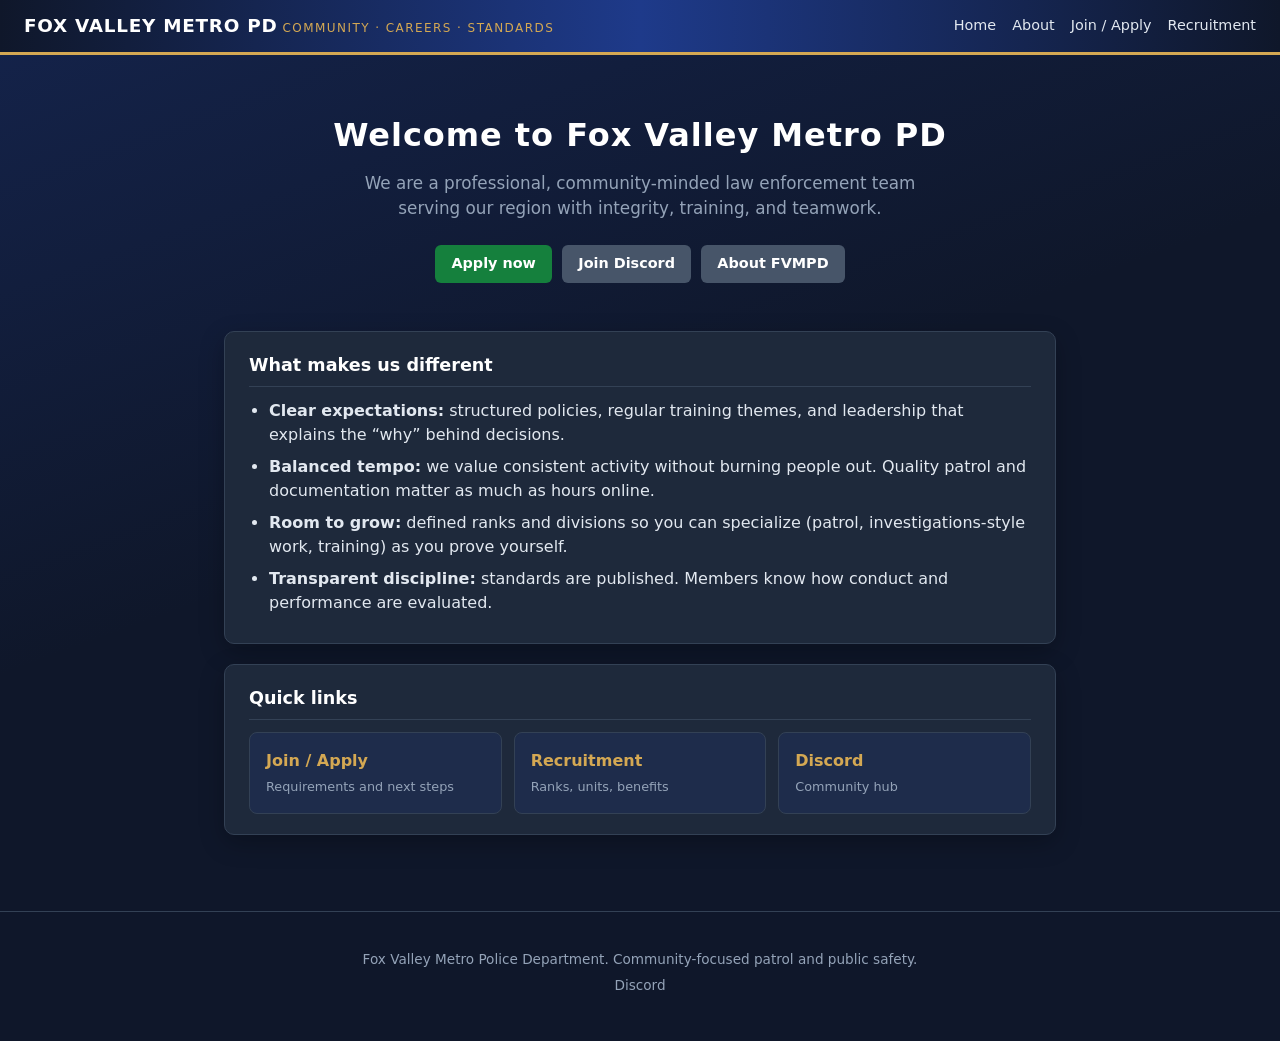
<file: index.html>
<!DOCTYPE html>
<html lang="en">
<head>
  <meta charset="UTF-8">
  <meta name="viewport" content="width=device-width, initial-scale=1.0">
  <!-- fvmpd-public-only: no officer login / portal links -->
  <title>Home · Fox Valley Metro Police Department</title>
  <link rel="stylesheet" href="assets/style.css">
</head>
<body class="public-site">
  <header class="site-header site-header--public">
    <div class="brand">
      <a href="index.html" class="brand-link">
        <span class="brand-title">Fox Valley Metro PD</span>
        <span class="brand-sub">Community · Careers · Standards</span>
      </a>
    </div>
    <nav class="nav-main nav-public">
      <a href="index.html">Home</a>
      <a href="about.html">About</a>
      <a href="join.html">Join / Apply</a>
      <a href="recruitment.html">Recruitment</a>
    </nav>
  </header>
  <main class="main-public">
    <section class="public-hero">
      <h1>Welcome to Fox Valley Metro PD</h1>
      <p class="lead">We are a professional, community-minded law enforcement team serving our region with integrity, training, and teamwork.</p>
      <div class="hero-actions">
        <a class="btn btn-primary" href="https://forms.gle/h8NbtFt8XPggnzMx9" target="_blank" rel="noopener">Apply now</a>
        <a class="btn btn-secondary" href="https://discord.gg/swku4cNAp8" target="_blank" rel="noopener">Join Discord</a>
        <a class="btn btn-secondary" href="about.html">About FVMPD</a>
      </div>
    </section>

    <div class="card public-card">
      <h2>What makes us different</h2>
      <ul class="public-list">
        <li><strong>Clear expectations:</strong> structured policies, regular training themes, and leadership that explains the &ldquo;why&rdquo; behind decisions.</li>
        <li><strong>Balanced tempo:</strong> we value consistent activity without burning people out. Quality patrol and documentation matter as much as hours online.</li>
        <li><strong>Room to grow:</strong> defined ranks and divisions so you can specialize (patrol, investigations-style work, training) as you prove yourself.</li>
        <li><strong>Transparent discipline:</strong> standards are published. Members know how conduct and performance are evaluated.</li>
      </ul>
    </div>

    <div class="card public-card">
      <h2>Quick links</h2>
      <div class="link-grid">
        <a class="link-tile" href="join.html"><span>Join / Apply</span><small>Requirements and next steps</small></a>
        <a class="link-tile" href="recruitment.html"><span>Recruitment</span><small>Ranks, units, benefits</small></a>
        <a class="link-tile" href="https://discord.gg/swku4cNAp8" target="_blank" rel="noopener"><span>Discord</span><small>Community hub</small></a>
      </div>
    </div>
  </main>
  <footer class="public-footer">
    <p>Fox Valley Metro Police Department. Community-focused patrol and public safety.</p>
    <p class="footer-links">
      <a href="https://discord.gg/swku4cNAp8" target="_blank" rel="noopener">Discord</a>
    </p>
  </footer>
</body>
</html>
</file>
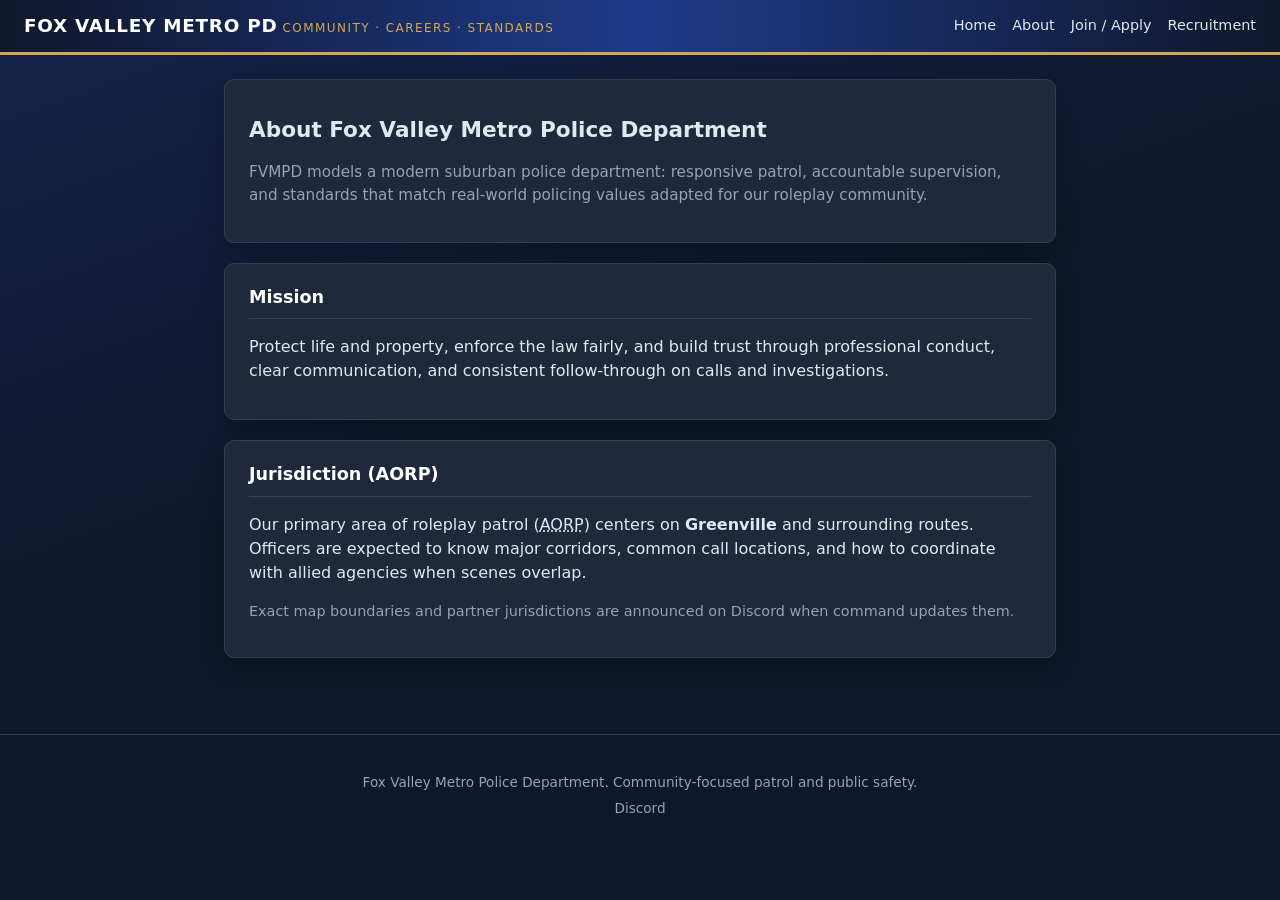
<file: about.html>
<!DOCTYPE html>
<html lang="en">
<head>
  <meta charset="UTF-8">
  <meta name="viewport" content="width=device-width, initial-scale=1.0">
  <title>About FVMPD · Fox Valley Metro Police Department</title>
  <link rel="stylesheet" href="assets/style.css">
</head>
<body class="public-site">
  <header class="site-header site-header--public">
    <div class="brand">
      <a href="index.html" class="brand-link">
        <span class="brand-title">Fox Valley Metro PD</span>
        <span class="brand-sub">Community · Careers · Standards</span>
      </a>
    </div>
    <nav class="nav-main nav-public">
      <a href="index.html">Home</a>
      <a href="about.html">About</a>
      <a href="join.html">Join / Apply</a>
      <a href="recruitment.html">Recruitment</a>
    </nav>
  </header>
  <main class="main-public">
    <div class="card public-card">
      <h1>About Fox Valley Metro Police Department</h1>
      <p class="lead">FVMPD models a modern suburban police department: responsive patrol, accountable supervision, and standards that match real-world policing values adapted for our roleplay community.</p>
    </div>

    <div class="card public-card">
      <h2>Mission</h2>
      <p>Protect life and property, enforce the law fairly, and build trust through professional conduct, clear communication, and consistent follow-through on calls and investigations.</p>
    </div>

    <div class="card public-card">
      <h2>Jurisdiction (AORP)</h2>
      <p>Our primary area of roleplay patrol (<abbr title="Area of Roleplay Patrol">AORP</abbr>) centers on <strong>Greenville</strong> and surrounding routes. Officers are expected to know major corridors, common call locations, and how to coordinate with allied agencies when scenes overlap.</p>
      <p style="color: var(--fvmpd-muted); font-size: 0.9rem;">Exact map boundaries and partner jurisdictions are announced on Discord when command updates them.</p>
    </div>
  </main>
  <footer class="public-footer">
    <p>Fox Valley Metro Police Department. Community-focused patrol and public safety.</p>
    <p class="footer-links">
      <a href="https://discord.gg/swku4cNAp8" target="_blank" rel="noopener">Discord</a>
    </p>
  </footer>
</body>
</html>
</file>
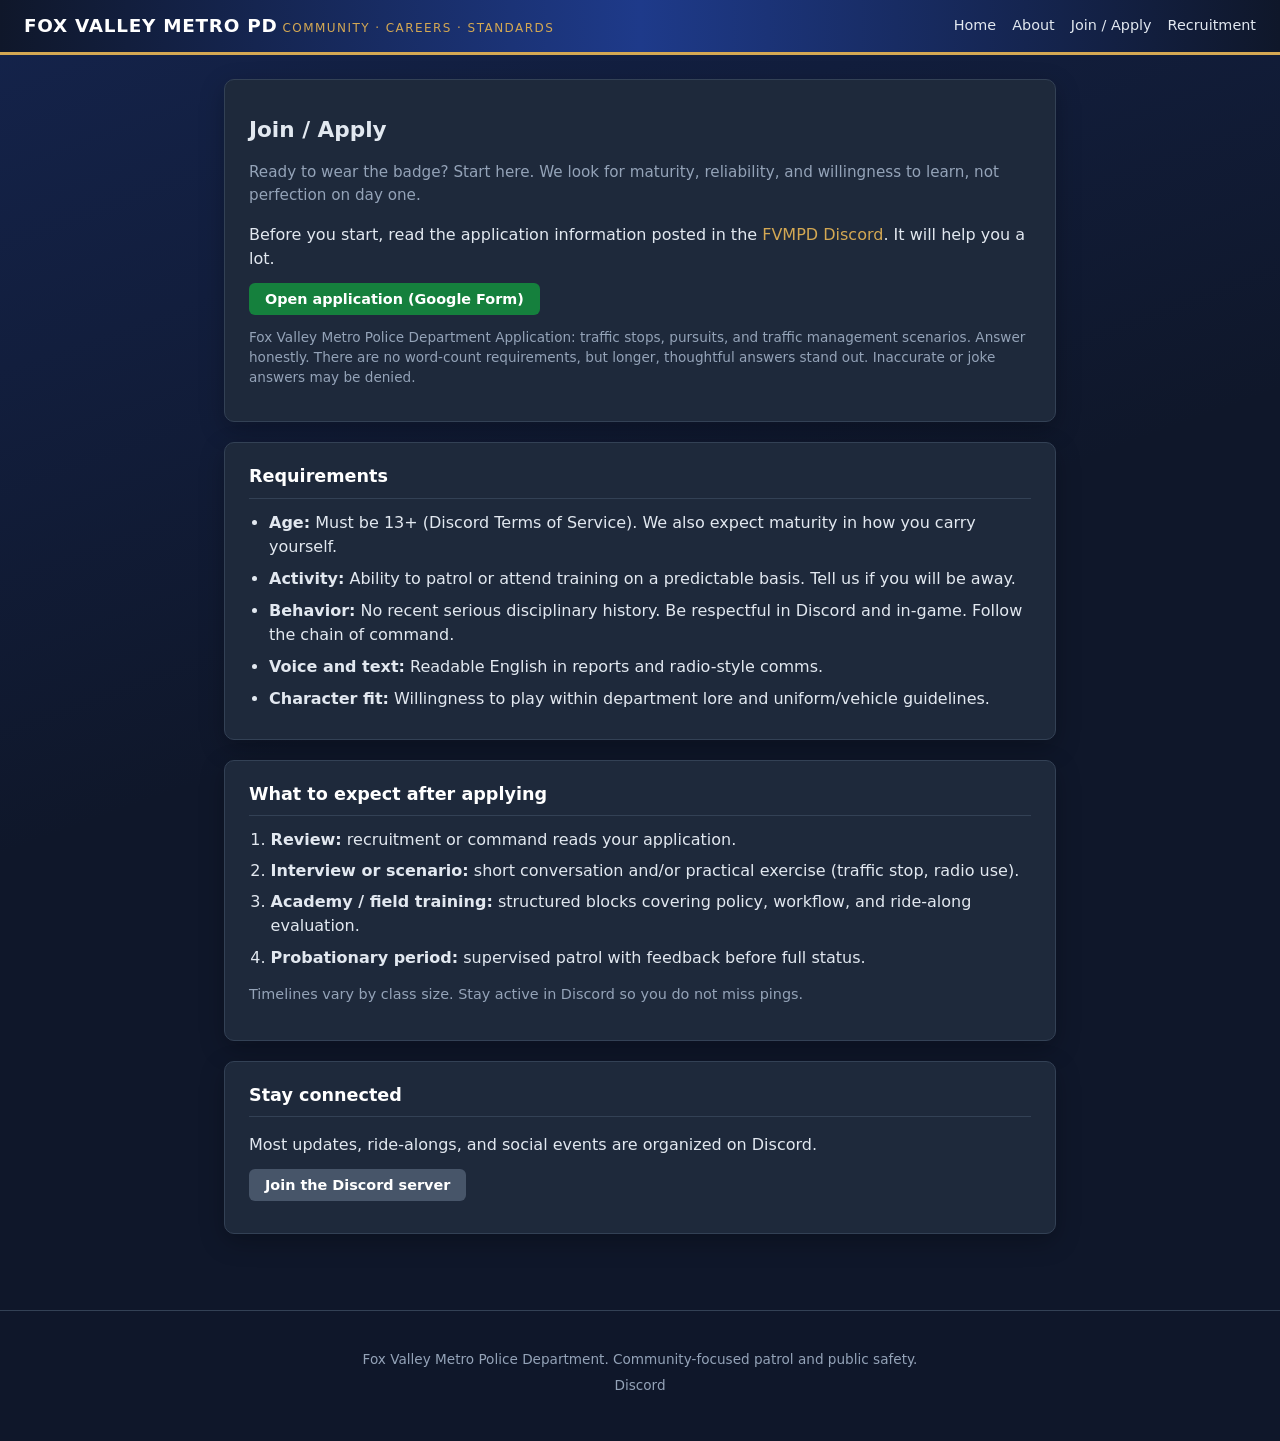
<file: join.html>
<!DOCTYPE html>
<html lang="en">
<head>
  <meta charset="UTF-8">
  <meta name="viewport" content="width=device-width, initial-scale=1.0">
  <title>Join / Apply · Fox Valley Metro Police Department</title>
  <link rel="stylesheet" href="assets/style.css">
</head>
<body class="public-site">
  <header class="site-header site-header--public">
    <div class="brand">
      <a href="index.html" class="brand-link">
        <span class="brand-title">Fox Valley Metro PD</span>
        <span class="brand-sub">Community · Careers · Standards</span>
      </a>
    </div>
    <nav class="nav-main nav-public">
      <a href="index.html">Home</a>
      <a href="about.html">About</a>
      <a href="join.html">Join / Apply</a>
      <a href="recruitment.html">Recruitment</a>
    </nav>
  </header>
  <main class="main-public">
    <div class="card public-card">
      <h1>Join / Apply</h1>
      <p class="lead">Ready to wear the badge? Start here. We look for maturity, reliability, and willingness to learn, not perfection on day one.</p>
      <p>Before you start, read the application information posted in the <a href="https://discord.gg/swku4cNAp8" target="_blank" rel="noopener">FVMPD Discord</a>. It will help you a lot.</p>
      <p><a class="btn btn-primary" href="https://forms.gle/h8NbtFt8XPggnzMx9" target="_blank" rel="noopener">Open application (Google Form)</a></p>
      <p style="color: var(--fvmpd-muted); font-size: 0.85rem;">Fox Valley Metro Police Department Application: traffic stops, pursuits, and traffic management scenarios. Answer honestly. There are no word-count requirements, but longer, thoughtful answers stand out. Inaccurate or joke answers may be denied.</p>
    </div>

    <div class="card public-card">
      <h2>Requirements</h2>
      <ul class="public-list">
        <li><strong>Age:</strong> Must be 13+ (Discord Terms of Service). We also expect maturity in how you carry yourself.</li>
        <li><strong>Activity:</strong> Ability to patrol or attend training on a predictable basis. Tell us if you will be away.</li>
        <li><strong>Behavior:</strong> No recent serious disciplinary history. Be respectful in Discord and in-game. Follow the chain of command.</li>
        <li><strong>Voice and text:</strong> Readable English in reports and radio-style comms.</li>
        <li><strong>Character fit:</strong> Willingness to play within department lore and uniform/vehicle guidelines.</li>
      </ul>
    </div>

    <div class="card public-card">
      <h2>What to expect after applying</h2>
      <ol class="public-ol">
        <li><strong>Review:</strong> recruitment or command reads your application.</li>
        <li><strong>Interview or scenario:</strong> short conversation and/or practical exercise (traffic stop, radio use).</li>
        <li><strong>Academy / field training:</strong> structured blocks covering policy, workflow, and ride-along evaluation.</li>
        <li><strong>Probationary period:</strong> supervised patrol with feedback before full status.</li>
      </ol>
      <p style="color: var(--fvmpd-muted); font-size: 0.9rem;">Timelines vary by class size. Stay active in Discord so you do not miss pings.</p>
    </div>

    <div class="card public-card">
      <h2>Stay connected</h2>
      <p>Most updates, ride-alongs, and social events are organized on Discord.</p>
      <p><a class="btn btn-secondary" href="https://discord.gg/swku4cNAp8" target="_blank" rel="noopener">Join the Discord server</a></p>
    </div>
  </main>
  <footer class="public-footer">
    <p>Fox Valley Metro Police Department. Community-focused patrol and public safety.</p>
    <p class="footer-links">
      <a href="https://discord.gg/swku4cNAp8" target="_blank" rel="noopener">Discord</a>
    </p>
  </footer>
</body>
</html>
</file>
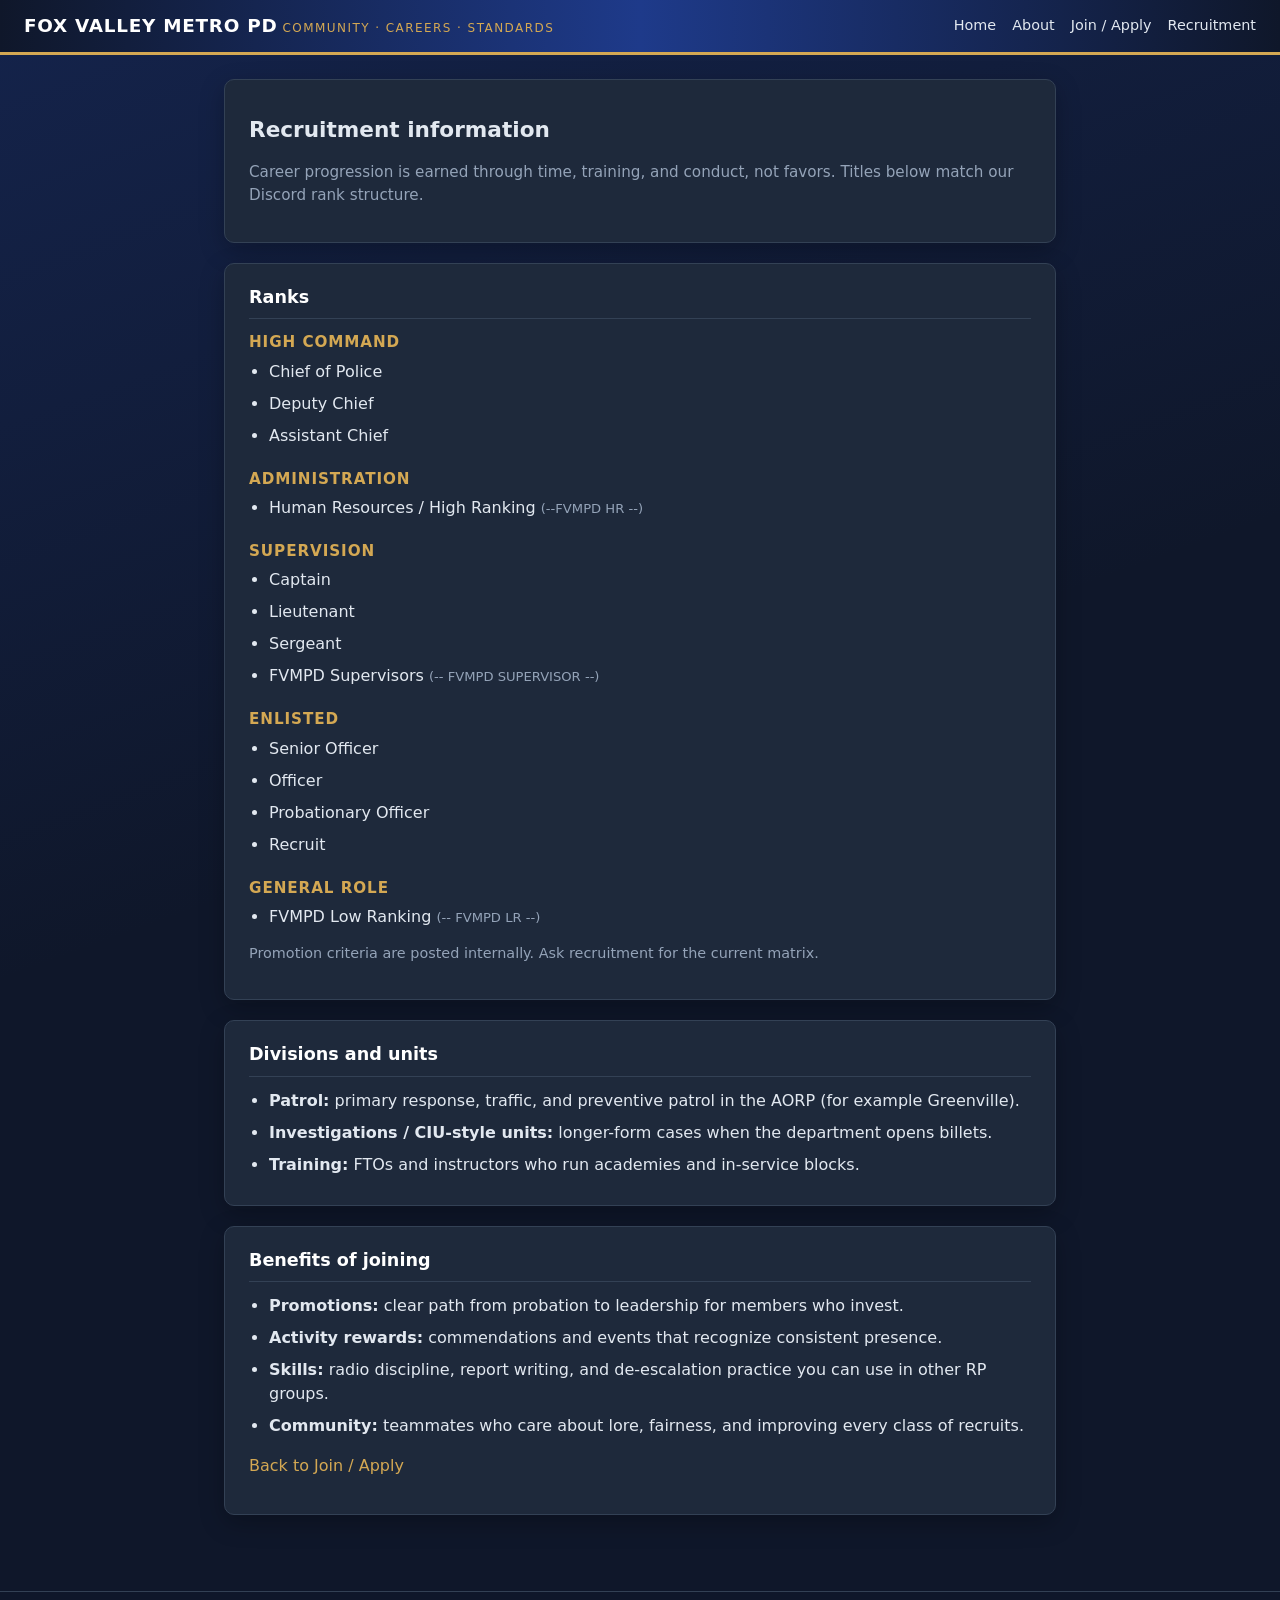
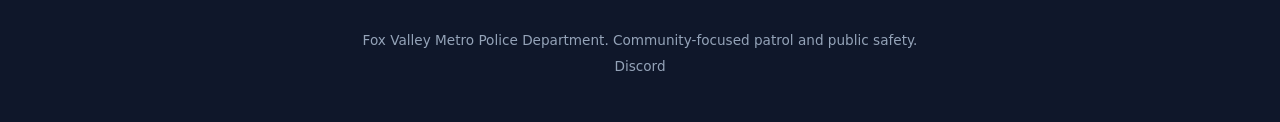
<file: recruitment.html>
<!DOCTYPE html>
<html lang="en">
<head>
  <meta charset="UTF-8">
  <meta name="viewport" content="width=device-width, initial-scale=1.0">
  <title>Recruitment · Fox Valley Metro Police Department</title>
  <link rel="stylesheet" href="assets/style.css">
</head>
<body class="public-site">
  <header class="site-header site-header--public">
    <div class="brand">
      <a href="index.html" class="brand-link">
        <span class="brand-title">Fox Valley Metro PD</span>
        <span class="brand-sub">Community · Careers · Standards</span>
      </a>
    </div>
    <nav class="nav-main nav-public">
      <a href="index.html">Home</a>
      <a href="about.html">About</a>
      <a href="join.html">Join / Apply</a>
      <a href="recruitment.html">Recruitment</a>
    </nav>
  </header>
  <main class="main-public">
    <div class="card public-card">
      <h1>Recruitment information</h1>
      <p class="lead">Career progression is earned through time, training, and conduct, not favors. Titles below match our Discord rank structure.</p>
    </div>

    <div class="card public-card">
      <h2>Ranks</h2>

      <h3 class="rank-group">High Command</h3>
      <ul class="public-list rank-list">
        <li>Chief of Police</li>
        <li>Deputy Chief</li>
        <li>Assistant Chief</li>
      </ul>

      <h3 class="rank-group">Administration</h3>
      <ul class="public-list rank-list">
        <li>Human Resources / High Ranking <span class="role-tag">(--FVMPD HR --)</span></li>
      </ul>

      <h3 class="rank-group">Supervision</h3>
      <ul class="public-list rank-list">
        <li>Captain</li>
        <li>Lieutenant</li>
        <li>Sergeant</li>
        <li>FVMPD Supervisors <span class="role-tag">(-- FVMPD SUPERVISOR --)</span></li>
      </ul>

      <h3 class="rank-group">Enlisted</h3>
      <ul class="public-list rank-list">
        <li>Senior Officer</li>
        <li>Officer</li>
        <li>Probationary Officer</li>
        <li>Recruit</li>
      </ul>

      <h3 class="rank-group">General role</h3>
      <ul class="public-list rank-list">
        <li>FVMPD Low Ranking <span class="role-tag">(-- FVMPD LR --)</span></li>
      </ul>

      <p style="color: var(--fvmpd-muted); font-size: 0.9rem;">Promotion criteria are posted internally. Ask recruitment for the current matrix.</p>
    </div>

    <div class="card public-card">
      <h2>Divisions and units</h2>
      <ul class="public-list">
        <li><strong>Patrol:</strong> primary response, traffic, and preventive patrol in the AORP (for example Greenville).</li>
        <li><strong>Investigations / CIU-style units:</strong> longer-form cases when the department opens billets.</li>
        <li><strong>Training:</strong> FTOs and instructors who run academies and in-service blocks.</li>
      </ul>
    </div>

    <div class="card public-card">
      <h2>Benefits of joining</h2>
      <ul class="public-list">
        <li><strong>Promotions:</strong> clear path from probation to leadership for members who invest.</li>
        <li><strong>Activity rewards:</strong> commendations and events that recognize consistent presence.</li>
        <li><strong>Skills:</strong> radio discipline, report writing, and de-escalation practice you can use in other RP groups.</li>
        <li><strong>Community:</strong> teammates who care about lore, fairness, and improving every class of recruits.</li>
      </ul>
      <p><a href="join.html">Back to Join / Apply</a></p>
    </div>
  </main>
  <footer class="public-footer">
    <p>Fox Valley Metro Police Department. Community-focused patrol and public safety.</p>
    <p class="footer-links">
      <a href="https://discord.gg/swku4cNAp8" target="_blank" rel="noopener">Discord</a>
    </p>
  </footer>
</body>
</html>
</file>
<file: assets/style.css>
/* Fox Valley Metro Police Department · public site */
:root {
  --fvmpd-blue: #1e3a8a;
  --fvmpd-blue-light: #2563eb;
  --fvmpd-navy: #0f172a;
  --fvmpd-gold: #d4a853;
  --fvmpd-gold-dim: #a67c2e;
  --fvmpd-text: #e2e8f0;
  --fvmpd-muted: #94a3b8;
  --fvmpd-card: #1e293b;
  --fvmpd-border: #334155;
  --fvmpd-danger: #b91c1c;
  --fvmpd-success: #15803d;
}

*,
*::before,
*::after {
  box-sizing: border-box;
}

body {
  margin: 0;
  min-height: 100vh;
  font-family: "Segoe UI", system-ui, -apple-system, sans-serif;
  background: var(--fvmpd-navy);
  background-image:
    linear-gradient(160deg, rgba(30, 58, 138, 0.35) 0%, transparent 45%),
    linear-gradient(-20deg, rgba(15, 23, 42, 0.9) 0%, var(--fvmpd-navy) 100%);
  color: var(--fvmpd-text);
  line-height: 1.5;
}

a {
  color: var(--fvmpd-gold);
  text-decoration: none;
}
a:hover {
  text-decoration: underline;
}

.site-header {
  background: linear-gradient(90deg, var(--fvmpd-navy) 0%, var(--fvmpd-blue) 50%, var(--fvmpd-navy) 100%);
  border-bottom: 3px solid var(--fvmpd-gold);
  padding: 0.75rem 1.5rem;
  display: flex;
  align-items: center;
  justify-content: space-between;
  flex-wrap: wrap;
  gap: 0.75rem;
}

.brand {
  display: flex;
  flex-direction: column;
  gap: 0.1rem;
}

.brand-title {
  font-size: 1.15rem;
  font-weight: 700;
  letter-spacing: 0.04em;
  text-transform: uppercase;
  color: #fff;
}

.brand-sub {
  font-size: 0.75rem;
  color: var(--fvmpd-gold);
  letter-spacing: 0.12em;
  text-transform: uppercase;
}

nav.nav-main {
  display: flex;
  flex-wrap: wrap;
  gap: 0.5rem 1rem;
  align-items: center;
}

nav.nav-main a {
  color: var(--fvmpd-text);
  font-size: 0.9rem;
  font-weight: 500;
}
nav.nav-main a:hover {
  color: var(--fvmpd-gold);
}

.user-pill {
  font-size: 0.85rem;
  color: var(--fvmpd-muted);
}

main {
  max-width: 960px;
  margin: 0 auto;
  padding: 1.5rem;
}

.flash {
  padding: 0.65rem 1rem;
  border-radius: 6px;
  margin-bottom: 1rem;
  border: 1px solid var(--fvmpd-border);
}
.flash.ok {
  background: rgba(21, 128, 61, 0.2);
  border-color: var(--fvmpd-success);
  color: #86efac;
}
.flash.error {
  background: rgba(185, 28, 28, 0.2);
  border-color: var(--fvmpd-danger);
  color: #fca5a5;
}

.card {
  background: var(--fvmpd-card);
  border: 1px solid var(--fvmpd-border);
  border-radius: 10px;
  padding: 1.25rem 1.5rem;
  margin-bottom: 1.25rem;
  box-shadow: 0 8px 24px rgba(0, 0, 0, 0.25);
}

.card h2 {
  margin: 0 0 0.75rem;
  font-size: 1.1rem;
  color: #fff;
  border-bottom: 1px solid var(--fvmpd-border);
  padding-bottom: 0.5rem;
}

.stats-grid {
  display: grid;
  grid-template-columns: repeat(auto-fit, minmax(140px, 1fr));
  gap: 1rem;
  margin-bottom: 1rem;
}

.stat {
  background: rgba(30, 58, 138, 0.25);
  border: 1px solid var(--fvmpd-border);
  border-radius: 8px;
  padding: 0.75rem 1rem;
}

.stat-label {
  font-size: 0.7rem;
  text-transform: uppercase;
  letter-spacing: 0.08em;
  color: var(--fvmpd-muted);
}
.stat-value {
  font-size: 1.25rem;
  font-weight: 600;
  color: var(--fvmpd-gold);
}

.status-banner {
  background: rgba(30, 58, 138, 0.4);
  border-left: 4px solid var(--fvmpd-gold);
  padding: 0.75rem 1rem;
  margin-bottom: 1rem;
  border-radius: 0 8px 8px 0;
  font-weight: 500;
}

.btn-row {
  display: flex;
  flex-wrap: wrap;
  gap: 0.5rem;
}

button,
.btn {
  cursor: pointer;
  font: inherit;
  padding: 0.5rem 1rem;
  border-radius: 6px;
  border: none;
  font-weight: 600;
  font-size: 0.9rem;
}

.btn-primary {
  background: var(--fvmpd-success);
  color: #fff;
}
.btn-primary:hover {
  filter: brightness(1.08);
}

.btn-secondary {
  background: #475569;
  color: #fff;
}
.btn-secondary:hover {
  filter: brightness(1.1);
}

.btn-danger {
  background: var(--fvmpd-danger);
  color: #fff;
}
.btn-danger:hover {
  filter: brightness(1.08);
}

.btn:disabled,
button:disabled {
  opacity: 0.45;
  cursor: not-allowed;
  filter: none;
}

form.inline {
  display: inline;
}

.login-wrap {
  max-width: 400px;
  margin: 3rem auto;
}

.login-wrap .card h2 {
  text-align: center;
  border: none;
}

.form-group {
  margin-bottom: 1rem;
}
.form-group label {
  display: block;
  font-size: 0.8rem;
  text-transform: uppercase;
  letter-spacing: 0.06em;
  color: var(--fvmpd-muted);
  margin-bottom: 0.35rem;
}
.form-group input,
.form-group textarea,
.form-group select {
  width: 100%;
  padding: 0.55rem 0.75rem;
  border-radius: 6px;
  border: 1px solid var(--fvmpd-border);
  background: var(--fvmpd-navy);
  color: var(--fvmpd-text);
}
.form-group textarea {
  min-height: 80px;
  resize: vertical;
}

table.data {
  width: 100%;
  border-collapse: collapse;
  font-size: 0.9rem;
}
table.data th,
table.data td {
  text-align: left;
  padding: 0.5rem 0.65rem;
  border-bottom: 1px solid var(--fvmpd-border);
}
table.data th {
  color: var(--fvmpd-gold);
  font-size: 0.75rem;
  text-transform: uppercase;
  letter-spacing: 0.05em;
}

.admin-badge {
  display: inline-block;
  font-size: 0.65rem;
  padding: 0.2rem 0.45rem;
  background: var(--fvmpd-gold-dim);
  color: var(--fvmpd-navy);
  border-radius: 4px;
  font-weight: 700;
  text-transform: uppercase;
  letter-spacing: 0.06em;
}

.footer-note {
  text-align: center;
  font-size: 0.75rem;
  color: var(--fvmpd-muted);
  margin-top: 2rem;
  padding: 1rem;
}

.split-admin {
  display: grid;
  gap: 1.25rem;
}
@media (min-width: 900px) {
  .split-admin {
    grid-template-columns: 1fr 1fr;
  }
}

.mini-form {
  display: flex;
  flex-wrap: wrap;
  gap: 0.35rem;
  align-items: center;
}
.mini-form input[type="number"] {
  width: 4rem;
  padding: 0.35rem;
  border-radius: 4px;
  border: 1px solid var(--fvmpd-border);
  background: var(--fvmpd-navy);
  color: var(--fvmpd-text);
}

/* --- Public marketing pages --- */
.brand-link {
  color: inherit;
  text-decoration: none;
}
.brand-link:hover {
  text-decoration: none;
  opacity: 0.92;
}

.site-header--public {
  flex-wrap: wrap;
}

.main-public {
  max-width: 880px;
  margin: 0 auto;
  padding: 1.5rem;
}

.nav-public a.nav-accent {
  color: var(--fvmpd-gold);
  font-weight: 600;
}

.public-hero {
  text-align: center;
  padding: 2rem 1rem 2.5rem;
  margin-bottom: 0.5rem;
}
.public-hero h1 {
  margin: 0 0 0.75rem;
  font-size: clamp(1.5rem, 4vw, 2rem);
  color: #fff;
  letter-spacing: 0.03em;
}
.public-hero .lead {
  max-width: 36rem;
  margin: 0 auto 1.5rem;
  color: var(--fvmpd-muted);
  font-size: 1.05rem;
}
.hero-actions {
  display: flex;
  flex-wrap: wrap;
  gap: 0.65rem;
  justify-content: center;
}

.public-card h1 {
  border: none;
  font-size: 1.35rem;
}
.public-card .lead {
  color: var(--fvmpd-muted);
  font-size: 0.95rem;
  margin-top: 0.5rem;
}

.public-list {
  margin: 0;
  padding-left: 1.25rem;
  color: var(--fvmpd-text);
}
.public-list li {
  margin-bottom: 0.5rem;
}
.public-ol {
  margin: 0;
  padding-left: 1.35rem;
  color: var(--fvmpd-text);
}
.public-ol li {
  margin-bottom: 0.45rem;
}

.link-grid {
  display: grid;
  grid-template-columns: repeat(auto-fill, minmax(200px, 1fr));
  gap: 0.75rem;
}
.link-tile {
  display: flex;
  flex-direction: column;
  gap: 0.25rem;
  padding: 1rem;
  background: rgba(30, 58, 138, 0.2);
  border: 1px solid var(--fvmpd-border);
  border-radius: 8px;
  color: var(--fvmpd-text);
  text-decoration: none;
  transition: border-color 0.15s ease, background 0.15s ease;
}
.link-tile:hover {
  text-decoration: none;
  border-color: var(--fvmpd-gold);
  background: rgba(30, 58, 138, 0.35);
}
.link-tile span {
  font-weight: 600;
  color: var(--fvmpd-gold);
}
.link-tile small {
  color: var(--fvmpd-muted);
  font-size: 0.8rem;
}

.policy-toc .toc-title {
  margin-top: 0;
  font-size: 1rem;
}
.toc-list {
  list-style: none;
  padding: 0;
  margin: 0;
  display: flex;
  flex-wrap: wrap;
  gap: 0.5rem 1.25rem;
}
.toc-list a {
  font-size: 0.9rem;
}

.policy-section h2 {
  margin-top: 0;
  color: var(--fvmpd-gold);
  font-size: 1.05rem;
}

.public-footer {
  text-align: center;
  padding: 2rem 1rem 2.5rem;
  color: var(--fvmpd-muted);
  font-size: 0.85rem;
  border-top: 1px solid var(--fvmpd-border);
  margin-top: 2rem;
}
.public-footer p {
  margin: 0.35rem 0;
}
.footer-site-link {
  margin-top: 0.75rem !important;
  font-size: 0.8rem;
}
.footer-site-link a {
  color: var(--fvmpd-gold);
  word-break: break-all;
}
.footer-links a {
  color: var(--fvmpd-muted);
}
.footer-links a:hover {
  color: var(--fvmpd-gold);
}

.rank-group {
  margin: 1.25rem 0 0.35rem;
  font-size: 0.95rem;
  color: var(--fvmpd-gold);
  text-transform: uppercase;
  letter-spacing: 0.06em;
}
.rank-group:first-of-type {
  margin-top: 0;
}
.rank-list {
  margin-bottom: 0.5rem;
}
.role-tag {
  color: var(--fvmpd-muted);
  font-size: 0.82rem;
  font-weight: 400;
}
</file>
